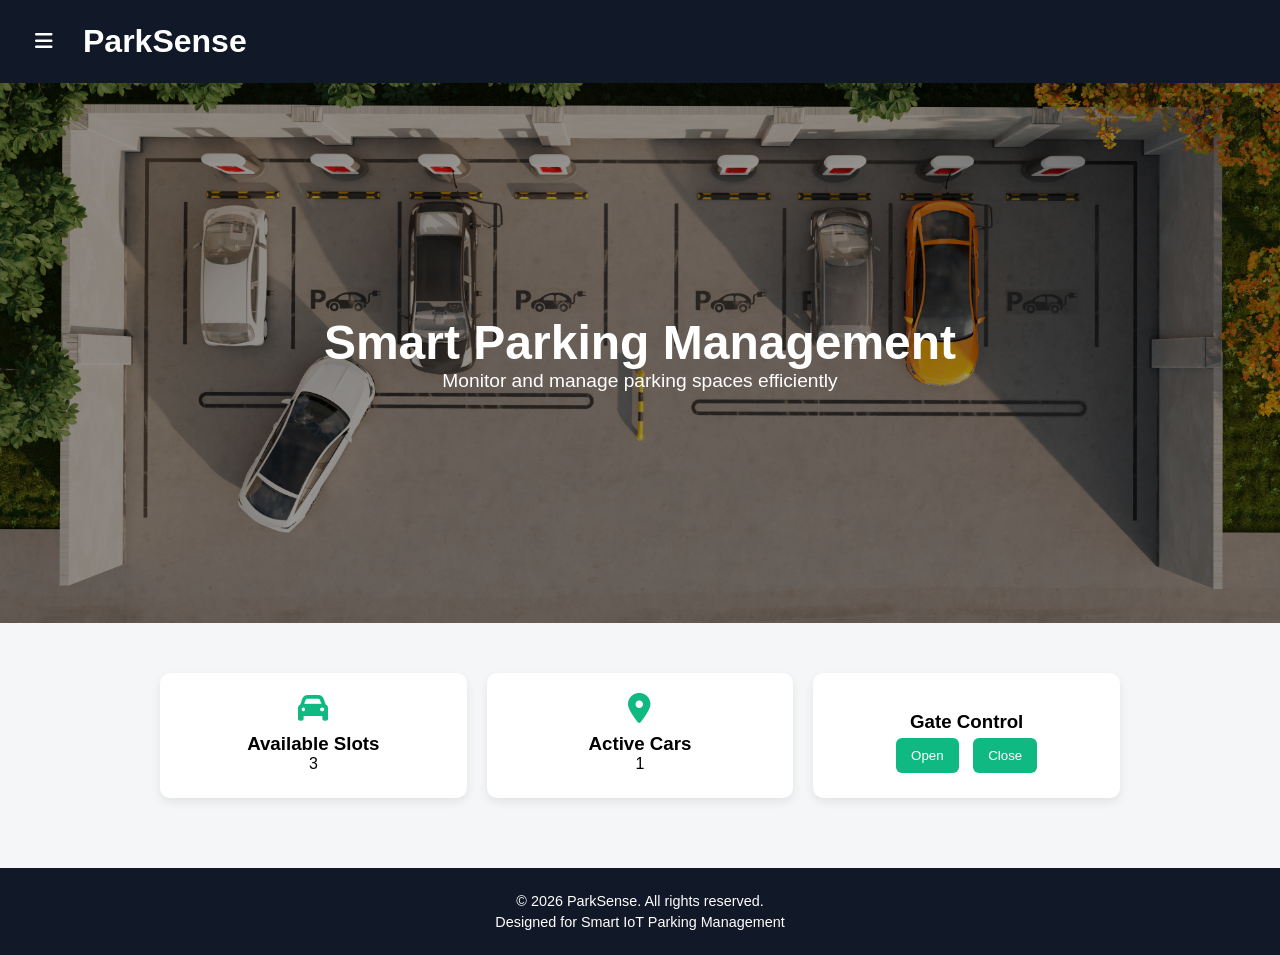
<file: Mini_Project/Web/Index.html>
<!DOCTYPE html>
<html lang="en">

<head>
<meta charset="UTF-8">
<meta name="viewport" content="width=device-width, initial-scale=1.0">
<title>ParkSense Smart Parking</title>

<link rel="stylesheet" href="style.css">

<!-- Font Awesome for icons -->
<link rel="stylesheet" href="https://cdnjs.cloudflare.com/ajax/libs/font-awesome/6.5.0/css/all.min.css">
</head>

<body>

<!-- HEADER -->
<header>
    <button class="menu-btn" onclick="toggleMenu()">
        <i class="fa fa-bars"></i>
    </button>
    <h1 class="logo">ParkSense</h1>
</header>

<!-- SIDEBAR -->
<nav id="sidebar">
    <ul>
        <li onclick="showSection('dashboard')"><i class="fa fa-chart-line"></i> Dashboard</li>
        <li onclick="showSection('slots')"><i class="fa fa-square-parking"></i> Parking Slots</li>
        <li onclick="showSection('time')"><i class="fa fa-clock"></i> Parking Time</li>
        <li onclick="showSection('receipt')"><i class="fa fa-receipt"></i> Receipt</li>
    </ul>
</nav>

<div id="overlay" onclick="toggleMenu()"></div>

<!-- HERO IMAGE -->
<section class="hero">
    <div class="hero-text">
        <h2>Smart Parking Management</h2>
        <p>Monitor and manage parking spaces efficiently</p>
    </div>
</section>

<!-- MAIN CONTENT -->
<main>
    <!-- DASHBOARD -->
    <section id="dashboard" class="section active">
        <div class="cards">
            <div class="card">
                <i class="fa fa-car"></i>
                <h3>Available Slots</h3>
                <p id="availableSlots">3</p>
            </div>
            <div class="card">
                <i class="fa fa-location-dot"></i>
                <h3>Active Cars</h3>
                <p id="activeCars">1</p>
            </div>
            <div class="card">
                <i class="fa fa-gate-open"></i>
                <h3>Gate Control</h3>
                <button onclick="openGate()">Open</button>
                <button onclick="closeGate()">Close</button>
            </div>
        </div>
    </section>

    <!-- PARKING SLOTS -->
    <section id="slots" class="section">
        <h2>Parking Slots</h2>
        <div class="parking-grid">
            <div class="slot free">
                <i class="fa fa-car"></i>
                <p>P1</p>
                <span>Free</span>
            </div>
            <div class="slot occupied">
                <i class="fa fa-car"></i>
                <p>P2</p>
                <span>Occupied</span>
            </div>
            <div class="slot free">
                <i class="fa fa-car"></i>
                <p>P3</p>
                <span>Free</span>
            </div>
            <div class="slot occupied">
                <i class="fa fa-car"></i>
                <p>P4</p>
                <span>Occupied</span>
            </div>
        </div>
    </section>

    <!-- PARKING TIME -->
    <section id="time" class="section">
        <h2>Parking Time</h2>
        <div class="card">
            <p>Vehicle ID: A123</p>
            <p id="parkingTimer">00:00:00</p>
        </div>
    </section>

    <!-- RECEIPT -->
    <section id="receipt" class="section">
        <h2>Parking Receipt</h2>
        <div class="card receipt">
            <p><b>Vehicle ID:</b> A123</p>
            <p><b>Entry Time:</b> <span id="entryTime"></span></p>
            <p><b>Exit Time:</b> <span id="exitTime">--</span></p>
            <p><b>Duration:</b> <span id="duration">--</span></p>
            <p><b>Rate:</b> $1 / hour</p>
            <hr>
            <h3>Total Fee: $<span id="totalFee">0</span></h3>
            <button onclick="generateReceipt()">Generate Receipt</button>
        </div>
    </section>
</main>
<!-- FOOTER -->
<footer>
    <div class="footer-content">
        <p>&copy; 2026 ParkSense. All rights reserved.</p>
        <p>Designed for Smart IoT Parking Management</p>
    </div>
</footer>
<script src="script.js"></script>
</body>
</html>
</file>
<file: Mini_Project/Web/style.css>
* {
    margin: 0;
    padding: 0;
    box-sizing: border-box;
    font-family: Arial;
}

body {
    background: #f4f6f8;
}

/* HEADER */
header {
    display: flex;
    align-items: center;
    background: #111827;
    color: white;
    padding: 15px;
}

.logo {
    margin-left: 10px;
}

.menu-btn {
    font-size: 20px;
    background: none;
    border: none;
    color: white;
    cursor: pointer;
}

/* SIDEBAR */
#sidebar {
    position: fixed;
    left: -250px;
    top: 0;
    width: 250px;
    height: 100%;
    background: #1f2937;
    color: white;
    padding-top: 60px;
    transition: 0.3s;
    z-index: 1000;
}

#sidebar ul {
    list-style: none;
}

#sidebar li {
    padding: 15px 20px;
    cursor: pointer;
    border-bottom: 1px solid rgba(255, 255, 255, 0.1);
}

#sidebar li:hover {
    background: #374151;
}

/* OVERLAY */
#overlay {
    position: fixed;
    width: 100%;
    height: 100%;
    background: rgba(0, 0, 0, 0.4);
    display: none;
}

/* HERO - full width and proportional height */
.hero {
    width: 100%;                 /* full width */
    height: 60vh;                /* 60% of viewport height */
    min-height: 250px;           /* ensure minimum height on small screens */
    max-height: 600px;           /* optional max height */
    background: url("images/herosection.jpg") center center no-repeat;
    background-size: cover;      /* keeps image proportional */
    display: flex;
    align-items: center;
    justify-content: center;
    color: white;
    text-align: center;
    position: relative;
}

/* Optional overlay to make text readable */
.hero::after {
    content: "";
    position: absolute;
    top:0;
    left:0;
    width:100%;
    height:100%;
    background: rgba(0,0,0,0.4); /* dark overlay */
    z-index:0;
}

.hero-text {
    position: relative;
    z-index: 1;
}

.hero h2 {
    font-size: 3rem;
}

.hero p {
    font-size: 1.2rem;
}

/* MOBILE */
@media(max-width:600px){
    .hero {
        height: 40vh;
    }
    .hero h2 {
        font-size: 1.8rem;
    }
    .hero p {
        font-size: 1rem;
    }
}

/* MAIN CONTENT */
main {
    padding: 20px;
    max-width: 1000px;
    margin: auto;
}

/* CARDS */
.cards {
    display: grid;
    grid-template-columns: repeat(auto-fit, minmax(200px, 1fr));
    gap: 20px;
    margin-top: 20px;
    margin-bottom: 10px;
}

.card {
    background: white;
    padding: 20px;
    border-radius: 10px;
    box-shadow: 0 4px 10px rgba(0, 0, 0, 0.08);
    text-align: center;
}

.card i {
    font-size: 30px;
    color: #10b981;
    margin-bottom: 10px;
}

/* PARKING GRID */
.parking-grid {
    display: grid;
    grid-template-columns: repeat(auto-fit, minmax(120px, 1fr));
    gap: 20px;
    margin-top: 20px;
}

.slot {
    padding: 20px;
    border-radius: 10px;
    text-align: center;
    font-weight: bold;
}

.slot i {
    font-size: 30px;
    margin-bottom: 5px;
}

.free {
    background: #d1fae5;
    color: #065f46;
}

.occupied {
    background: #fee2e2;
    color: #991b1b;
}

/* SECTIONS */
.section {
    display: none;
    margin-top: 30px;
}

.section.active {
    display: block;
}

/* BUTTONS */
button {
    padding: 10px 15px;
    border: none;
    border-radius: 6px;
    margin: 5px;
    cursor: pointer;
    background: #10b981;
    color: white;
}

/* RECEIPT */
.receipt {
    line-height: 1.8;
}

hr {
    margin: 10px 0;
}

/* MOBILE */
@media(max-width:600px) {
    .hero {
        height: 180px;
    }
    .hero h2 {
        font-size: 24px;
    }
}
/* FOOTER */
footer {
    background: #111827;
    color: white;
    text-align: center;
    padding: 20px 10px;
    margin-top: 40px;
}

footer .footer-content p {
    margin: 5px 0;
    font-size: 0.9rem;
}

@media(max-width:600px){
    footer {
        font-size: 0.8rem;
        padding: 15px 10px;
    }
}
</file>
